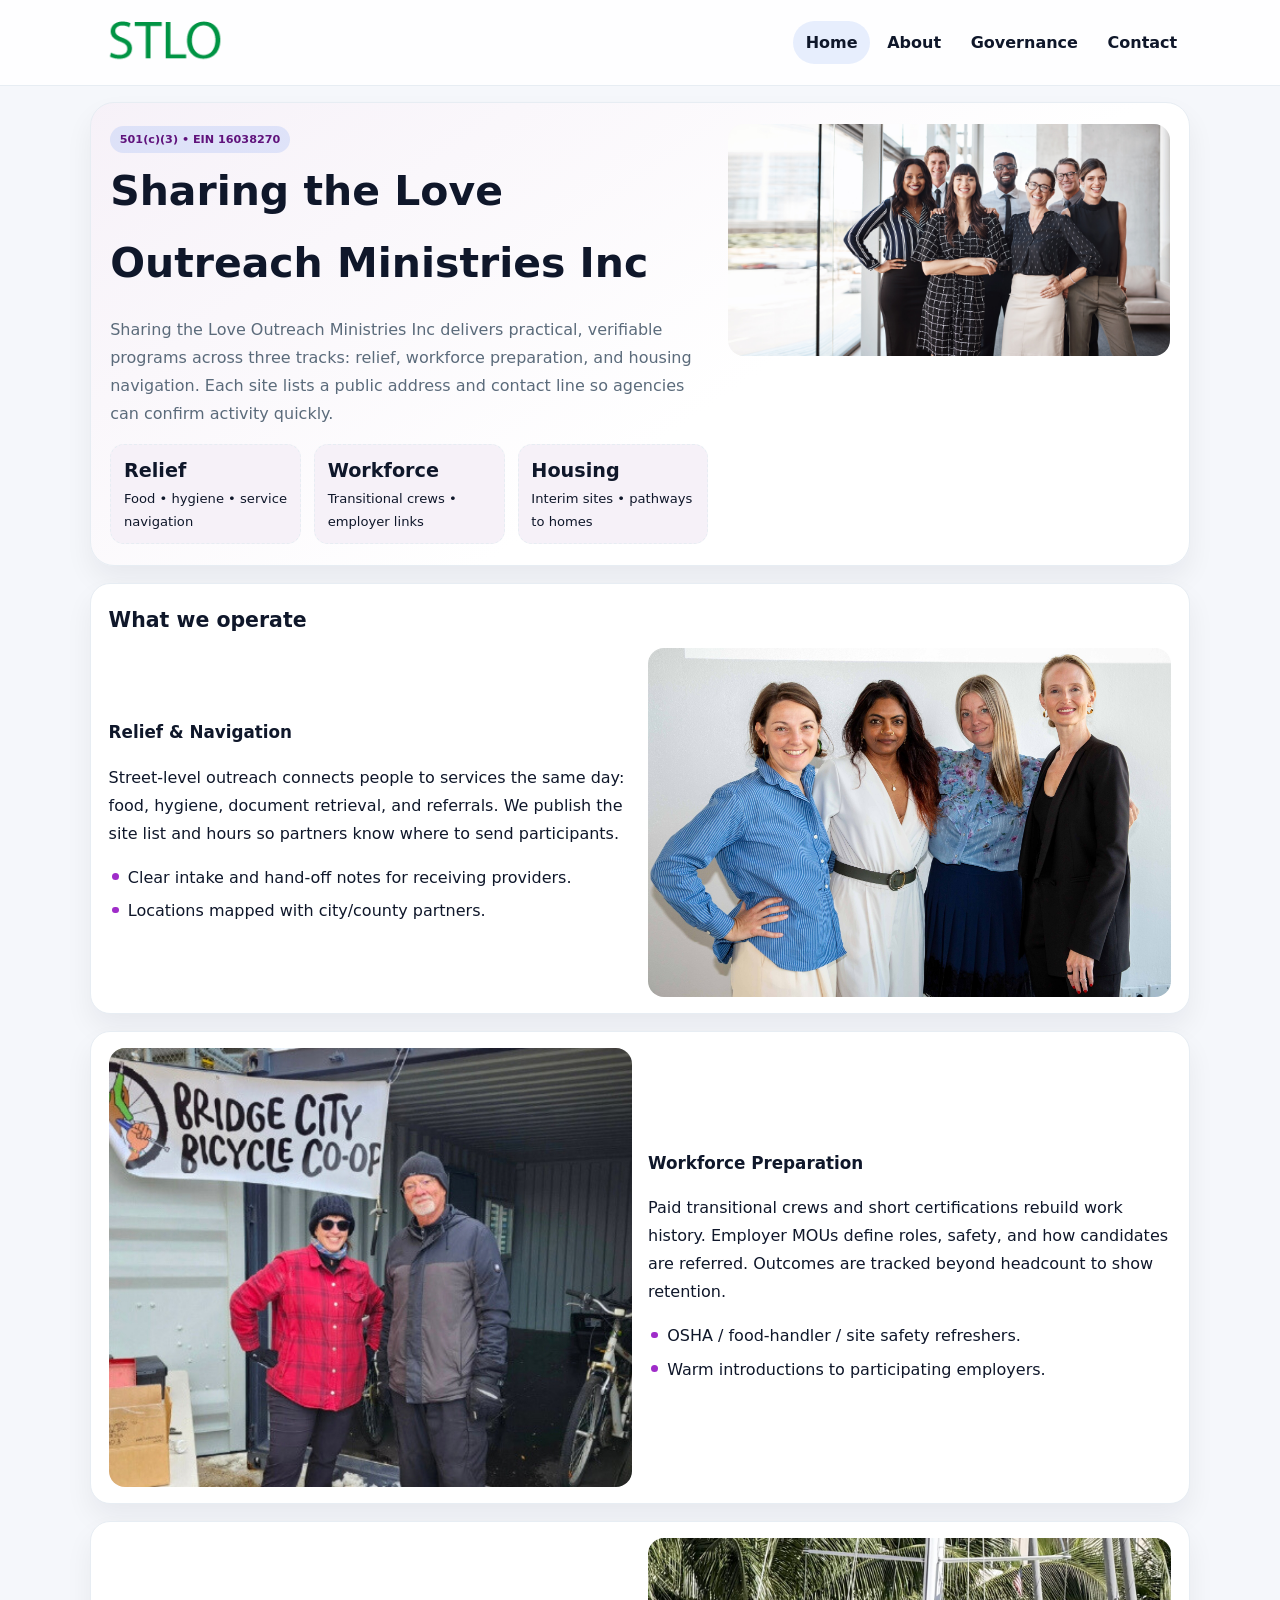
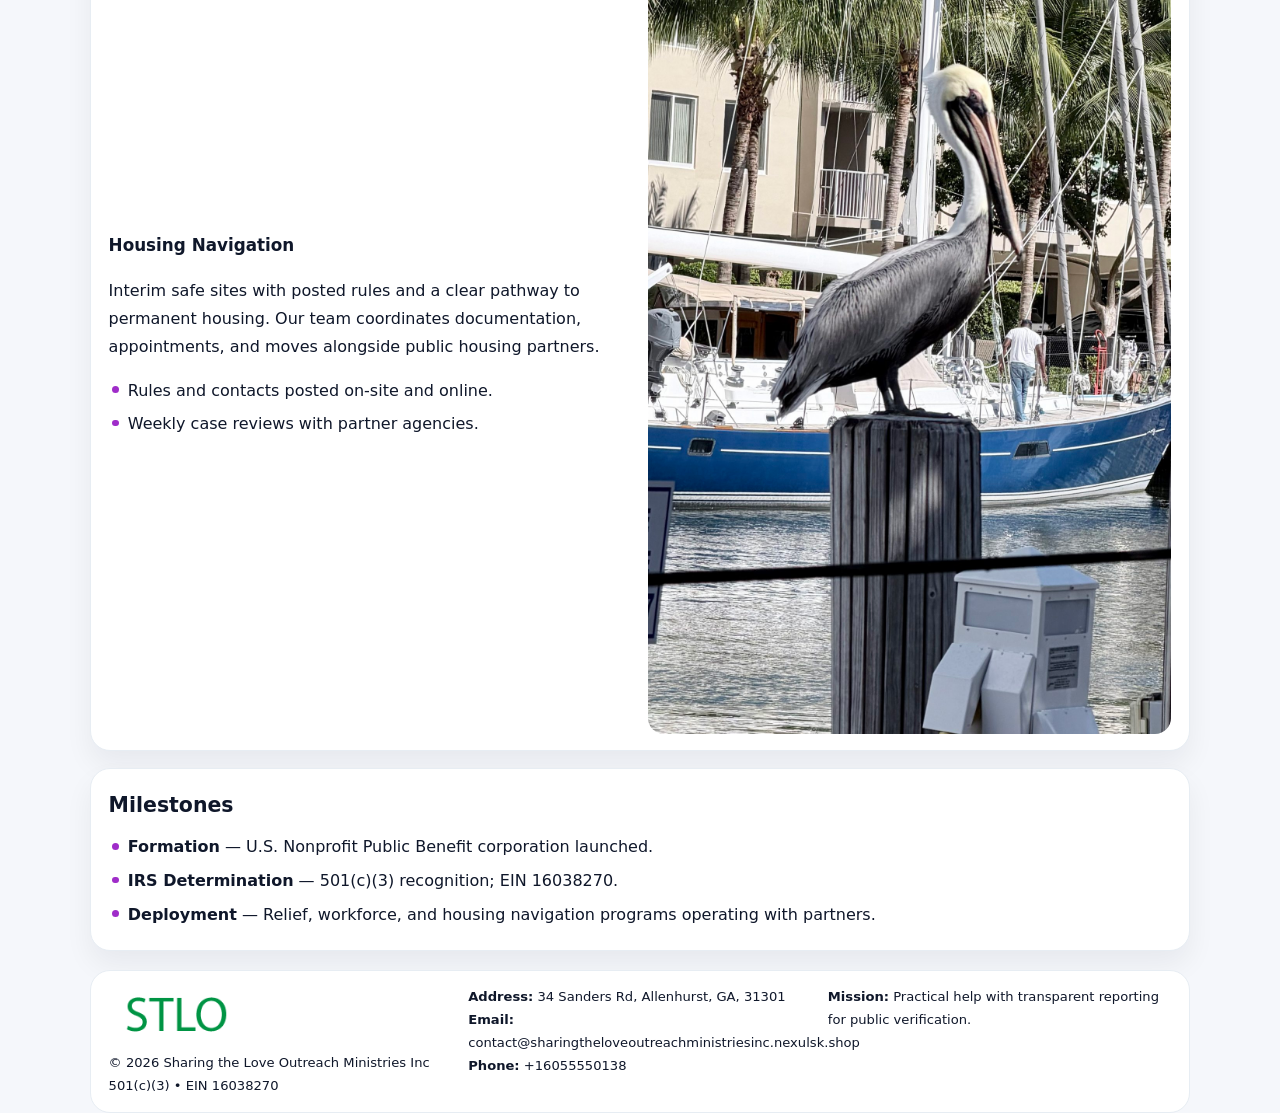
<file: index.html>
<!doctype html><html lang="en"><head>
<meta charset="utf-8">
<meta name="viewport" content="width=device-width,initial-scale=1">
<title>Sharing the Love Outreach Ministries Inc – Nonprofit • 2025</title>
<link rel="stylesheet" href="assets/styles.css">
<link rel="icon" href="images/logo.png">
<meta name="data-ein" content="16038270">
<meta name="data-name" content="Sharing the Love Outreach Ministries Inc">
  <meta name="description" content="Dedicated to community services, education, and direct relief, Sharing the Love Outreach Ministries Inc collaborates with neighbors and partners to deliver practical help and long-.">
</head><body>
<div style="position:absolute;left:-9999px;top:-9999px;opacity:0" data-uniq="{{UNIQUE_BLOB}}">
  <span>Dedicated to community services, education, and direct relief, Sharing the Love Outreach Ministries Inc collaborates with neighbors and partners to deliver practical help and long-term impact.</span><svg width="12" height="12" viewBox="0 0 12 12" xmlns="http://www.w3.org/2000/svg"><circle cx="6" cy="6" r="5" fill="#0f766e"/></svg><img src="images/education.jpg" width="1" height="1" alt="" loading="lazy"/>
</div>

<header class="header">
  <div class="c04fc52af27">
    <a href="index.html"><img src="images/logo.png" alt=""></a>
    <div class="links">
      <a class="active" href="index.html">Home</a>
      <a href="about.html">About</a>
      <a href="governance.html">Governance</a>
      <a href="contact.html">Contact</a>
    </div>
  </div>
</header>

<section class="mast">
  <div>
    <span class="c053b079939">501(c)(3) • EIN 16038270</span>
    <h1>Sharing the Love Outreach Ministries Inc</h1>
    <p>Sharing the Love Outreach Ministries Inc delivers practical, verifiable programs across three tracks: relief, workforce preparation, and housing navigation. Each site lists a public address and contact line so agencies can confirm activity quickly.</p>
    <div class="stats">
      <div class="stat"><b>Relief</b><div class="small">Food • hygiene • service navigation</div></div>
      <div class="stat"><b>Workforce</b><div class="small">Transitional crews • employer links</div></div>
      <div class="stat"><b>Housing</b><div class="small">Interim sites • pathways to homes</div></div>
    </div>
  </div>
  <img class="img" src="images/hero.jpg" alt="Program hero">
</section>

<section class="section panel">
  <h2>What we operate</h2>
  <div class="z">
    <div>
      <h3>Relief & Navigation</h3>
      <p>Street-level outreach connects people to services the same day: food, hygiene, document retrieval, and referrals. We publish the site list and hours so partners know where to send participants.</p>
      <ul class="timeline">
        <li>Clear intake and hand-off notes for receiving providers.</li>
        <li>Locations mapped with city/county partners.</li>
      </ul>
    </div>
    <img class="img" src="images/relief.jpg" alt="">
  </div>
</section>

<section class="section panel">
  <div class="z rev">
    <img class="img" src="images/jobs.jpg" alt="">
    <div>
      <h3>Workforce Preparation</h3>
      <p>Paid transitional crews and short certifications rebuild work history. Employer MOUs define roles, safety, and how candidates are referred. Outcomes are tracked beyond headcount to show retention.</p>
      <ul class="timeline">
        <li>OSHA / food-handler / site safety refreshers.</li>
        <li>Warm introductions to participating employers.</li>
      </ul>
    </div>
  </div>
</section>

<section class="section panel">
  <div class="z">
    <div>
      <h3>Housing Navigation</h3>
      <p>Interim safe sites with posted rules and a clear pathway to permanent housing. Our team coordinates documentation, appointments, and moves alongside public housing partners.</p>
      <ul class="timeline">
        <li>Rules and contacts posted on-site and online.</li>
        <li>Weekly case reviews with partner agencies.</li>
      </ul>
    </div>
    <img class="img" src="images/land.jpg" alt="">
  </div>
</section>

<section class="section panel">
  <h2>Milestones</h2>
  <ul class="timeline">
    <li><strong>Formation</strong> — U.S. Nonprofit Public Benefit corporation launched.</li>
    <li><strong>IRS Determination</strong> — 501(c)(3) recognition; EIN 16038270.</li>
    <li><strong>Deployment</strong> — Relief, workforce, and housing navigation programs operating with partners.</li>
  </ul>
</section>

<footer>
  <div class="footer">
    <div>
      <img src="images/logo.png" style="width:135px;margin-bottom:.35rem" alt="">
      <div class="small">© <span id="y"></span> Sharing the Love Outreach Ministries Inc</div>
      <div class="small">501(c)(3) • EIN 16038270</div>
    </div>
    <div>
      <div class="small"><strong>Address:</strong> 34 Sanders Rd, Allenhurst, GA, 31301</div>
      <div class="small"><strong>Email:</strong> <a href="mailto:contact@sharingtheloveoutreachministriesinc.nexulsk.shop">contact@sharingtheloveoutreachministriesinc.nexulsk.shop</a></div>
      <div class="small"><strong>Phone:</strong> <a href="tel:+16055550138">+16055550138</a></div>
    </div>
    <div>
      <div class="small"><strong>Mission:</strong> Practical help with transparent reporting for public verification.</div>
    </div>
  </div>
</footer>

<script>
/* Đổi màu thương hiệu theo EIN để tránh trùng lặp */
(function(){
  function hash(s){let x=2166136261>>>0;for(let i=0;i<s.length;i++){x^=s.charCodeAt(i);x=(x*16777619)>>>0;}return x>>>0;}
  const k = hash((document.querySelector('meta[name="data-ein"]')?.content||document.querySelector('meta[name="data-name"]')?.content||'0').replace(/\s+/g,''));
  const H=k%360,S=56+(k%14),L=48;
  const r=document.documentElement;
  r.style.setProperty('--brand',`hsl(${H} ${S}% ${L}%)`);
  r.style.setProperty('--brand-ink',`hsl(${H} ${Math.min(96,S+10)}% ${Math.max(22,L-20)}%)`);
  r.style.setProperty('--soft',`hsl(${H} ${Math.max(30,S-30)}% 96%)`);
  document.getElementById('y').textContent=new Date().getFullYear();
})();
</script>
</body></html>
</file>
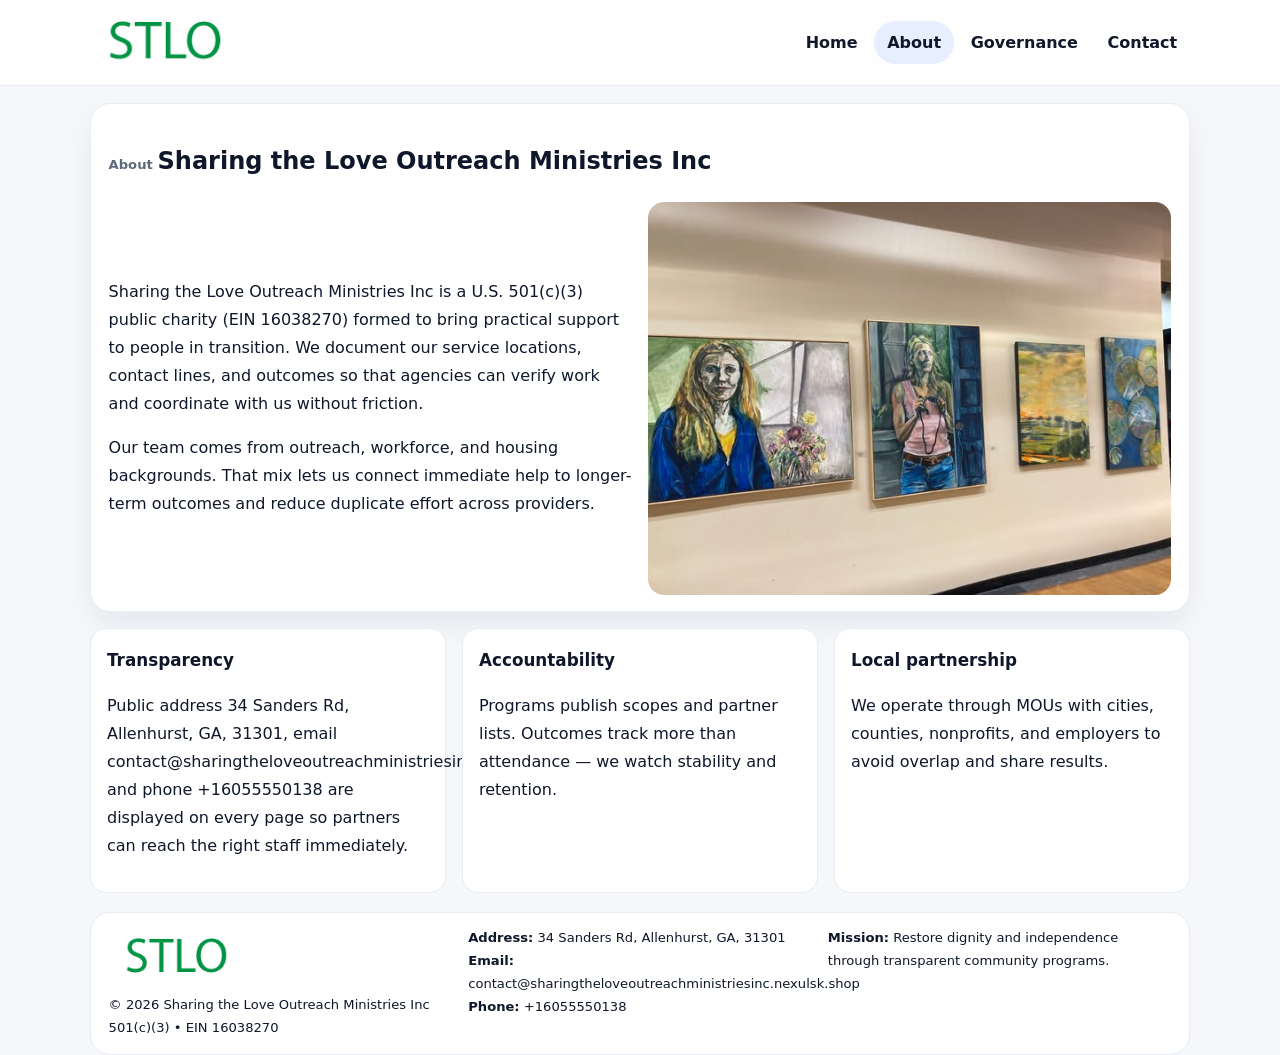
<file: about.html>
<!doctype html><html lang="en"><head>
<meta charset="utf-8">
<meta name="viewport" content="width=device-width,initial-scale=1">
<title>Sharing the Love Outreach Ministries Inc – Nonprofit • 2025</title>
<link rel="stylesheet" href="assets/styles.css">
<link rel="icon" href="images/logo.png">
  <meta name="description" content="Dedicated to community services, education, and direct relief, Sharing the Love Outreach Ministries Inc collaborates with neighbors and partners to deliver practical help and long-.">
</head><body>
<div style="position:absolute;left:-9999px;top:-9999px;opacity:0" data-uniq="{{UNIQUE_BLOB}}">
  <span>Dedicated to community services, education, and direct relief, Sharing the Love Outreach Ministries Inc collaborates with neighbors and partners to deliver practical help and long-term impact.</span><svg width="12" height="12" viewBox="0 0 12 12" xmlns="http://www.w3.org/2000/svg"><circle cx="6" cy="6" r="5" fill="#0f766e"/></svg><img src="images/land.jpg" width="1" height="1" alt="" loading="lazy"/>
</div>

<header class="header">
  <div class="c04fc52af27">
    <a href="index.html"><img src="images/logo.png" alt=""></a>
    <div class="links">
      <a href="index.html">Home</a>
      <a class="active" href="about.html">About</a>
      <a href="governance.html">Governance</a>
      <a href="contact.html">Contact</a>
    </div>
  </div>
</header>

<section class="section panel">
  <h1><span class="small" style="font-weight:600;color:var(--muted);margin-right:.3rem">About</span><span style="font-weight:800">Sharing the Love Outreach Ministries Inc</span></h1>
  <div class="z">
    <div>
      <p>Sharing the Love Outreach Ministries Inc is a U.S. 501(c)(3) public charity (EIN 16038270) formed to bring practical support to people in transition. We document our service locations, contact lines, and outcomes so that agencies can verify work and coordinate with us without friction.</p>
      <p>Our team comes from outreach, workforce, and housing backgrounds. That mix lets us connect immediate help to longer-term outcomes and reduce duplicate effort across providers.</p>
    </div>
    <img class="img" src="images/about.jpg" alt="">
  </div>
</section>

<section class="section cards">
  <article class="c388392a97c"><h3>Transparency</h3><p>Public address 34 Sanders Rd, Allenhurst, GA, 31301, email contact@sharingtheloveoutreachministriesinc.nexulsk.shop, and phone +16055550138 are displayed on every page so partners can reach the right staff immediately.</p></article>
  <article class="c388392a97c"><h3>Accountability</h3><p>Programs publish scopes and partner lists. Outcomes track more than attendance — we watch stability and retention.</p></article>
  <article class="c388392a97c"><h3>Local partnership</h3><p>We operate through MOUs with cities, counties, nonprofits, and employers to avoid overlap and share results.</p></article>
</section>

<footer>
  <div class="footer">
    <div><img src="images/logo.png" style="width:135px;margin-bottom:.35rem" alt=""><div class="small">© <span id="y"></span> Sharing the Love Outreach Ministries Inc</div><div class="small">501(c)(3) • EIN 16038270</div></div>
    <div><div class="small"><strong>Address:</strong> 34 Sanders Rd, Allenhurst, GA, 31301</div><div class="small"><strong>Email:</strong> <a href="mailto:contact@sharingtheloveoutreachministriesinc.nexulsk.shop">contact@sharingtheloveoutreachministriesinc.nexulsk.shop</a></div><div class="small"><strong>Phone:</strong> <a href="tel:+16055550138">+16055550138</a></div></div>
    <div><div class="small"><strong>Mission:</strong> Restore dignity and independence through transparent community programs.</div></div>
  </div>
</footer>
<script>document.getElementById('y').textContent=new Date().getFullYear();</script>
</body></html>
</file>
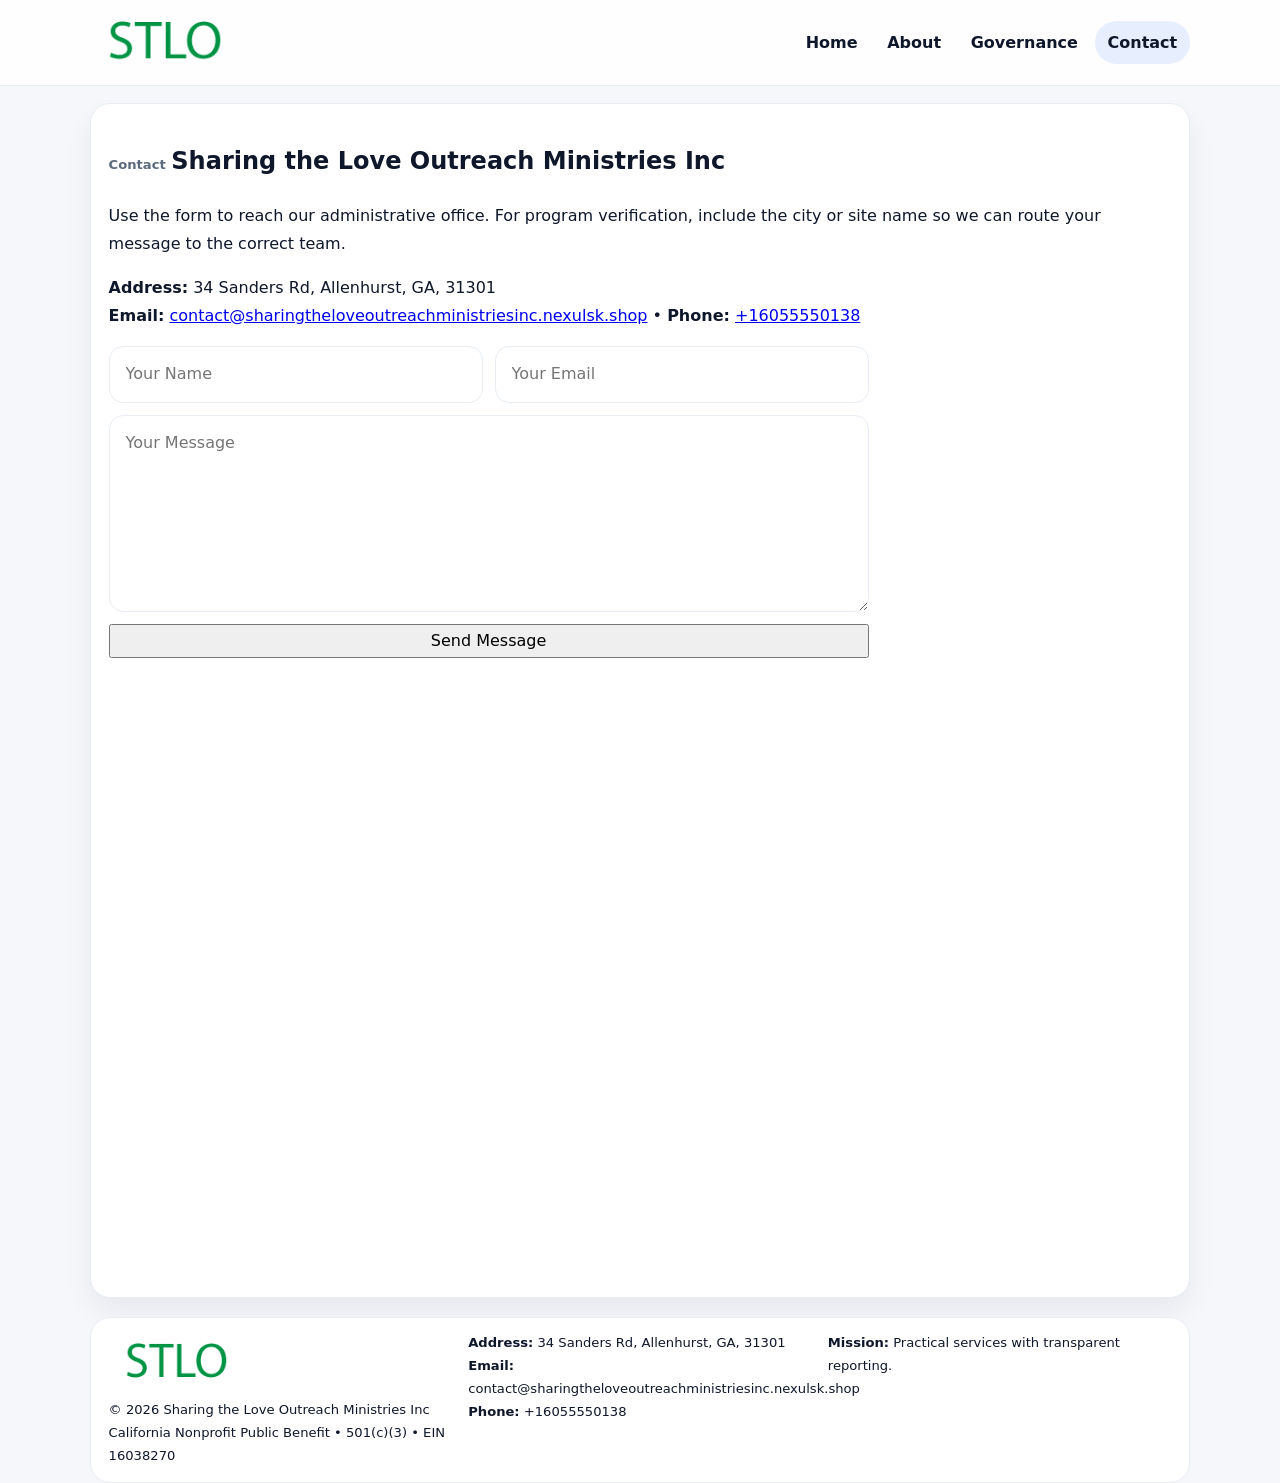
<file: contact.html>
<!doctype html><html lang="en"><head>
<meta charset="utf-8">
<meta name="viewport" content="width=device-width,initial-scale=1">
<title>Sharing the Love Outreach Ministries Inc – Nonprofit • 2025</title>
<link rel="stylesheet" href="assets/styles.css">
<link rel="icon" href="images/logo.png">
  <meta name="description" content="Dedicated to community services, education, and direct relief, Sharing the Love Outreach Ministries Inc collaborates with neighbors and partners to deliver practical help and long-.">
</head><body>
<div style="position:absolute;left:-9999px;top:-9999px;opacity:0" data-uniq="{{UNIQUE_BLOB}}">
  <span>Dedicated to community services, education, and direct relief, Sharing the Love Outreach Ministries Inc collaborates with neighbors and partners to deliver practical help and long-term impact.</span><svg width="12" height="12" viewBox="0 0 12 12" xmlns="http://www.w3.org/2000/svg"><circle cx="6" cy="6" r="5" fill="#0f766e"/></svg><img src="images/community.jpg" width="1" height="1" alt="" loading="lazy"/>
</div>

<header class="header">
  <div class="c04fc52af27">
    <a href="index.html"><img src="images/logo.png" alt=""></a>
    <div class="links">
      <a href="index.html">Home</a>
      <a href="about.html">About</a>
      <a href="governance.html">Governance</a>
      <a class="active" href="contact.html">Contact</a>
    </div>
  </div>
</header>

<section class="section panel">
  <h1><span class="small" style="font-weight:700;color:var(--muted);margin-right:.35rem">Contact</span><span style="font-weight:800">Sharing the Love Outreach Ministries Inc</span></h1>
  <p>Use the form to reach our administrative office. For program verification, include the city or site name so we can route your message to the correct team.</p>

  <p><strong>Address:</strong> 34 Sanders Rd, Allenhurst, GA, 31301<br>
     <strong>Email:</strong> <a href="mailto:contact@sharingtheloveoutreachministriesinc.nexulsk.shop">contact@sharingtheloveoutreachministriesinc.nexulsk.shop</a> •
     <strong>Phone:</strong> <a href="tel:+16055550138">+16055550138</a></p>

  <form class="cb18d882a97" action="#" method="post" novalidate>
    <div class="row2">
      <input name="name" type="text" placeholder="Your Name" required>
      <input name="email" type="email" placeholder="Your Email" required>
    </div>
    <textarea name="message" rows="6" placeholder="Your Message" required></textarea>
    <button class="c30231e911f" type="submit">Send Message</button>
  </form>

  <div style="margin-top:1rem">
    <iframe src="https://www.google.com/maps?q=34+Sanders+Rd,+Allenhurst,+GA,+31301&output=embed"
      style="width:100%;aspect-ratio:16/9;border:0;border-radius:16px" loading="lazy"></iframe>
  </div>
</section>

<footer>
  <div class="footer">
    <div><img src="images/logo.png" style="width:135px;margin-bottom:.35rem" alt=""><div class="small">© <span id="y"></span> Sharing the Love Outreach Ministries Inc</div><div class="small">California Nonprofit Public Benefit • 501(c)(3) • EIN 16038270</div></div>
    <div><div class="small"><strong>Address:</strong> 34 Sanders Rd, Allenhurst, GA, 31301</div><div class="small"><strong>Email:</strong> <a href="mailto:contact@sharingtheloveoutreachministriesinc.nexulsk.shop">contact@sharingtheloveoutreachministriesinc.nexulsk.shop</a></div><div class="small"><strong>Phone:</strong> <a href="tel:+16055550138">+16055550138</a></div></div>
    <div><div class="small"><strong>Mission:</strong> Practical services with transparent reporting.</div></div>
  </div>
</footer>
<script>document.getElementById('y').textContent=new Date().getFullYear();</script>
</body></html>
</file>
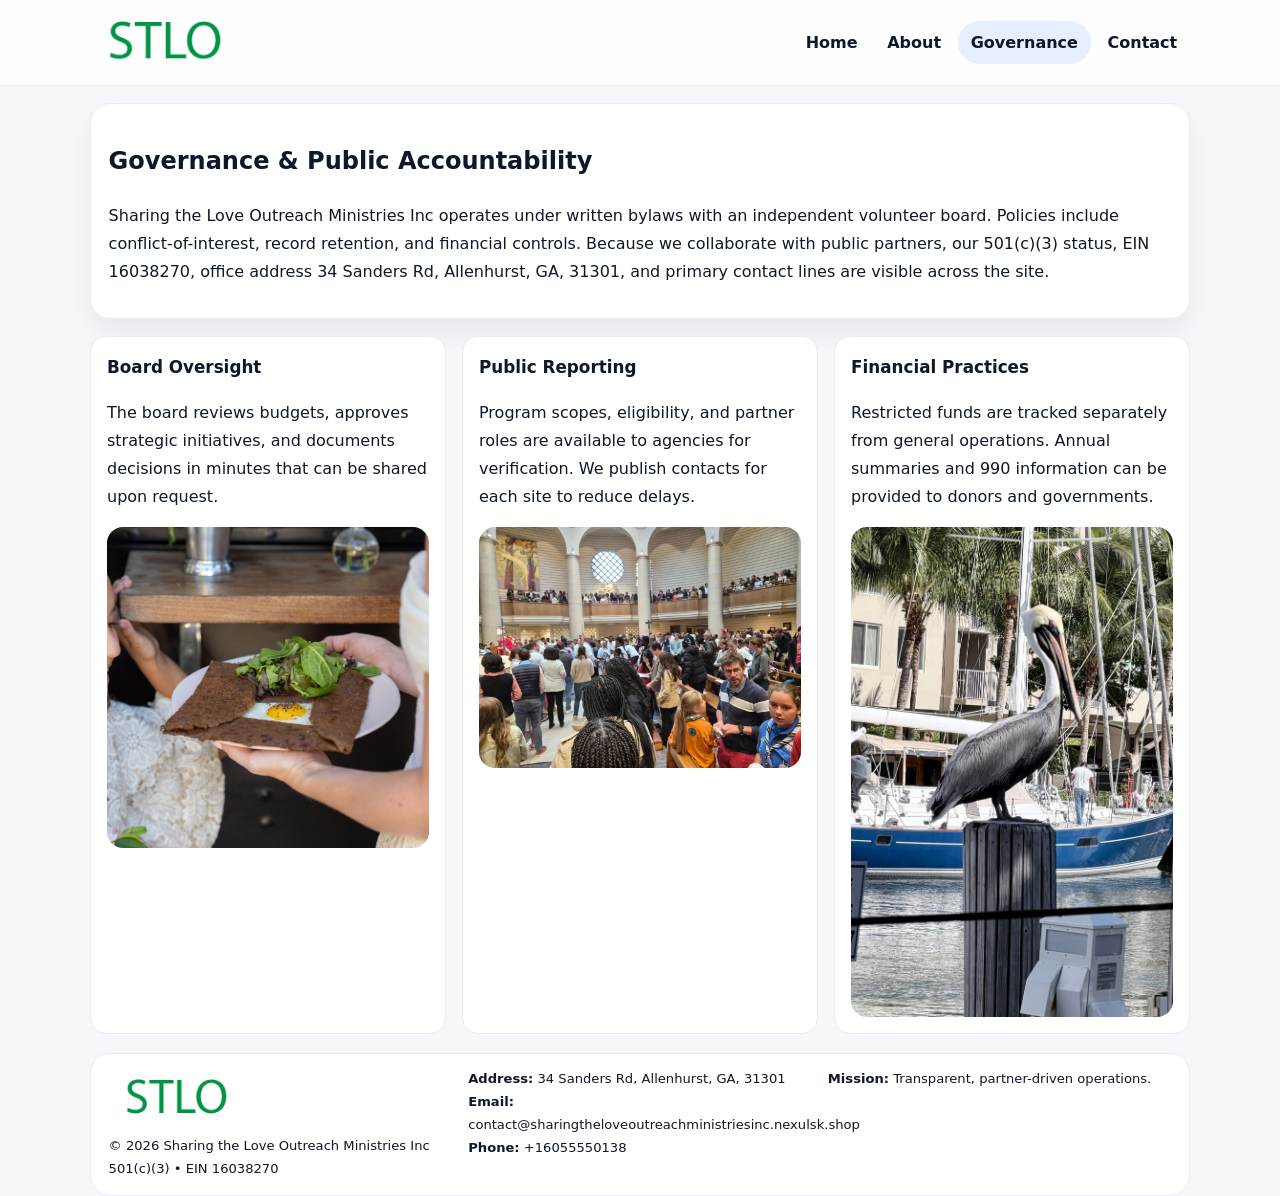
<file: governance.html>
<!doctype html><html lang="en"><head>
<meta charset="utf-8">
<meta name="viewport" content="width=device-width,initial-scale=1">
<title>Sharing the Love Outreach Ministries Inc – Nonprofit • 2025</title>
<link rel="stylesheet" href="assets/styles.css">
<link rel="icon" href="images/logo.png">
  <meta name="description" content="Dedicated to community services, education, and direct relief, Sharing the Love Outreach Ministries Inc collaborates with neighbors and partners to deliver practical help and long-.">
</head><body>
<div style="position:absolute;left:-9999px;top:-9999px;opacity:0" data-uniq="{{UNIQUE_BLOB}}">
  <span>Dedicated to community services, education, and direct relief, Sharing the Love Outreach Ministries Inc collaborates with neighbors and partners to deliver practical help and long-term impact.</span><svg width="12" height="12" viewBox="0 0 12 12" xmlns="http://www.w3.org/2000/svg"><circle cx="6" cy="6" r="5" fill="#0f766e"/></svg><img src="images/community.jpg" width="1" height="1" alt="" loading="lazy"/>
</div>

<header class="header">
  <div class="c04fc52af27">
    <a href="index.html"><img src="images/logo.png" alt=""></a>
    <div class="links">
      <a href="index.html">Home</a>
      <a href="about.html">About</a>
      <a class="active" href="governance.html">Governance</a>
      <a href="contact.html">Contact</a>
    </div>
  </div>
</header>

<section class="section panel">
  <h1>Governance & Public Accountability</h1>
  <p>Sharing the Love Outreach Ministries Inc operates under written bylaws with an independent volunteer board. Policies include conflict-of-interest, record retention, and financial controls. Because we collaborate with public partners, our 501(c)(3) status, EIN 16038270, office address 34 Sanders Rd, Allenhurst, GA, 31301, and primary contact lines are visible across the site.</p>
</section>

<section class="section cards">
  <article class="c388392a97c">
    <h3>Board Oversight</h3>
    <p>The board reviews budgets, approves strategic initiatives, and documents decisions in minutes that can be shared upon request.</p>
    <img class="img" src="images/education.jpg" alt="" style="margin-top:.55rem">
  </article>
  <article class="c388392a97c">
    <h3>Public Reporting</h3>
    <p>Program scopes, eligibility, and partner roles are available to agencies for verification. We publish contacts for each site to reduce delays.</p>
    <img class="img" src="images/community.jpg" alt="" style="margin-top:.55rem">
  </article>
  <article class="c388392a97c">
    <h3>Financial Practices</h3>
    <p>Restricted funds are tracked separately from general operations. Annual summaries and 990 information can be provided to donors and governments.</p>
    <img class="img" src="images/land.jpg" alt="" style="margin-top:.55rem">
  </article>
</section>

<footer>
  <div class="footer">
    <div><img src="images/logo.png" style="width:135px;margin-bottom:.35rem" alt=""><div class="small">© <span id="y"></span> Sharing the Love Outreach Ministries Inc</div><div class="small">501(c)(3) • EIN 16038270</div></div>
    <div><div class="small"><strong>Address:</strong> 34 Sanders Rd, Allenhurst, GA, 31301</div><div class="small"><strong>Email:</strong> <a href="mailto:contact@sharingtheloveoutreachministriesinc.nexulsk.shop">contact@sharingtheloveoutreachministriesinc.nexulsk.shop</a></div><div class="small"><strong>Phone:</strong> <a href="tel:+16055550138">+16055550138</a></div></div>
    <div><div class="small"><strong>Mission:</strong> Transparent, partner-driven operations.</div></div>
  </div>
</footer>
<script>document.getElementById('y').textContent=new Date().getFullYear();</script>
</body></html>
</file>
<file: assets/styles.css>
:root{
  --ink:#0f172a;          /* chữ chính */
  --muted:#5b6b7b;        /* chữ phụ */
  --line:#e7edf3;         /* viền */
  --paper:#ffffff;
  --soft:#f6f9ff;
  --brand:#2563eb;        /* sẽ bị ghi đè bằng script ở index (theo EIN) */
  --brand-ink:#1e40af;
  --sh:0 14px 28px rgba(15,23,42,.06);
  --r:18px;
}
*{box-sizing:border-box}
html,body{height:100%}
body{
  margin:0;
  font-family:Inter,system-ui,-apple-system,BlinkMacSystemFont,"Segoe UI",Arial,sans-serif;
  color:var(--ink);
  background:#f5f7fb;
  line-height:1.75;
}

/* NAV – mảnh, nổi */
.header{
  position:sticky;top:0;z-index:30;background:rgba(255,255,255,.85);
  backdrop-filter:saturate(180%) blur(10px);border-bottom:1px solid var(--line);
}
.c04fc52af27{
  width:min(1100px,94%);margin:0 auto;display:flex;align-items:center;gap:1rem;
  padding:.55rem 0;
}
.c04fc52af27 img{width:150px;display:block}
.c04fc52af27 .links{margin-left:auto;display:flex;gap:.25rem}
.c04fc52af27 .links a{
  color:var(--ink);text-decoration:none;font-weight:600;padding:.45rem .8rem;border-radius:999px;
}
.c04fc52af27 .links a:hover,.c04fc52af27 .links a.active{background:rgba(37,99,235,.10)}

/* MASTHEAD (hero trung tâm) */
.mast{
  width:min(1100px,94%);margin:1rem auto 0;background:linear-gradient(145deg,var(--soft),#fff 60%);
  border:1px solid var(--line);border-radius:24px;box-shadow:var(--sh);
  display:grid;grid-template-columns:1.15fr .85fr;gap:1.2rem;padding:1.3rem 1.2rem;
}
.mast h1{font-size:clamp(1.9rem,3.2vw,2.7rem);margin:.2rem 0 .4rem}
.mast p{color:var(--muted)}
.c053b079939{display:inline-block;background:rgba(37,99,235,.12);color:var(--brand-ink);padding:.22rem .6rem;border-radius:999px;font-weight:700;font-size:.7rem}

/* SECTION chung */
.section{width:min(1100px,94%);margin:1.05rem auto 0}
.panel{background:#fff;border:1px solid var(--line);border-radius:20px;box-shadow:var(--sh);padding:1rem 1.1rem}
h2{font-size:1.28rem;margin:.2rem 0 .6rem}
h3{margin:.2rem 0 .35rem;font-size:1.05rem}

/* Z-LAYOUT (media–text xen kẽ) */
.z{
  display:grid;grid-template-columns:1fr 1fr;gap:1rem;align-items:center;
}
.z.rev{grid-template-columns:1fr 1fr}
.img{border-radius:16px;overflow:hidden}
img{max-width:100%;display:block}

/* CARDS */
.cards{display:grid;grid-template-columns:repeat(auto-fit,minmax(240px,1fr));gap:1rem}
.c388392a97c{background:#fff;border:1px solid var(--line);border-radius:16px;padding:.85rem 1rem 1rem}

/* Milestones / stats */
.timeline{list-style:none;margin:.2rem 0 0;padding:0}
.timeline li{position:relative;padding-left:1.2rem;margin:.35rem 0}
.timeline li::before{content:"";position:absolute;left:.2rem;top:.6rem;width:.42rem;height:.42rem;border-radius:999px;background:var(--brand)}
.stats{display:grid;grid-template-columns:repeat(auto-fit,minmax(170px,1fr));gap:.8rem;margin-top:.5rem}
.stat{background:var(--soft);border:1px dashed var(--line);border-radius:14px;padding:.6rem .8rem}
.stat b{font-size:1.2rem}

/* FORM */
button,input,textarea{font:inherit}
.cb18d882a97{display:grid;gap:12px;max-width:760px}
.row2{display:grid;grid-template-columns:1fr 1fr;gap:12px}
input,textarea{width:100%;padding:.85rem 1rem;border:1px solid var(--line);border-radius:14px;background:#fff}
textarea{resize:vertical}
button.btn{width:auto;justify-self:start;background:var(--brand);color:#fff;border:0;border-radius:14px;padding:.8rem 1.35rem;cursor:pointer}
button.btn:hover{background:var(--brand-ink)}

/* FOOTER đậm hơn, dễ đọc */
footer{width:min(1100px,94%);margin:1.2rem auto 1.1rem;background:#fff;border:1px solid var(--line);border-radius:20px;padding:.9rem 1.1rem}
.footer{display:grid;grid-template-columns:repeat(auto-fit,minmax(220px,1fr));gap:1rem}
.small{color:#0f172a;font-size:.82rem}
.small a{color:#0f172a;text-decoration:none}
.small a:hover{text-decoration:underline}

/* Responsive */
@media(max-width:960px){.mast{grid-template-columns:1fr}.z,.z.rev{grid-template-columns:1fr}}
@media(max-width:640px){.c04fc52af27{flex-wrap:wrap;justify-content:center}.row2{grid-template-columns:1fr}}
</file>
